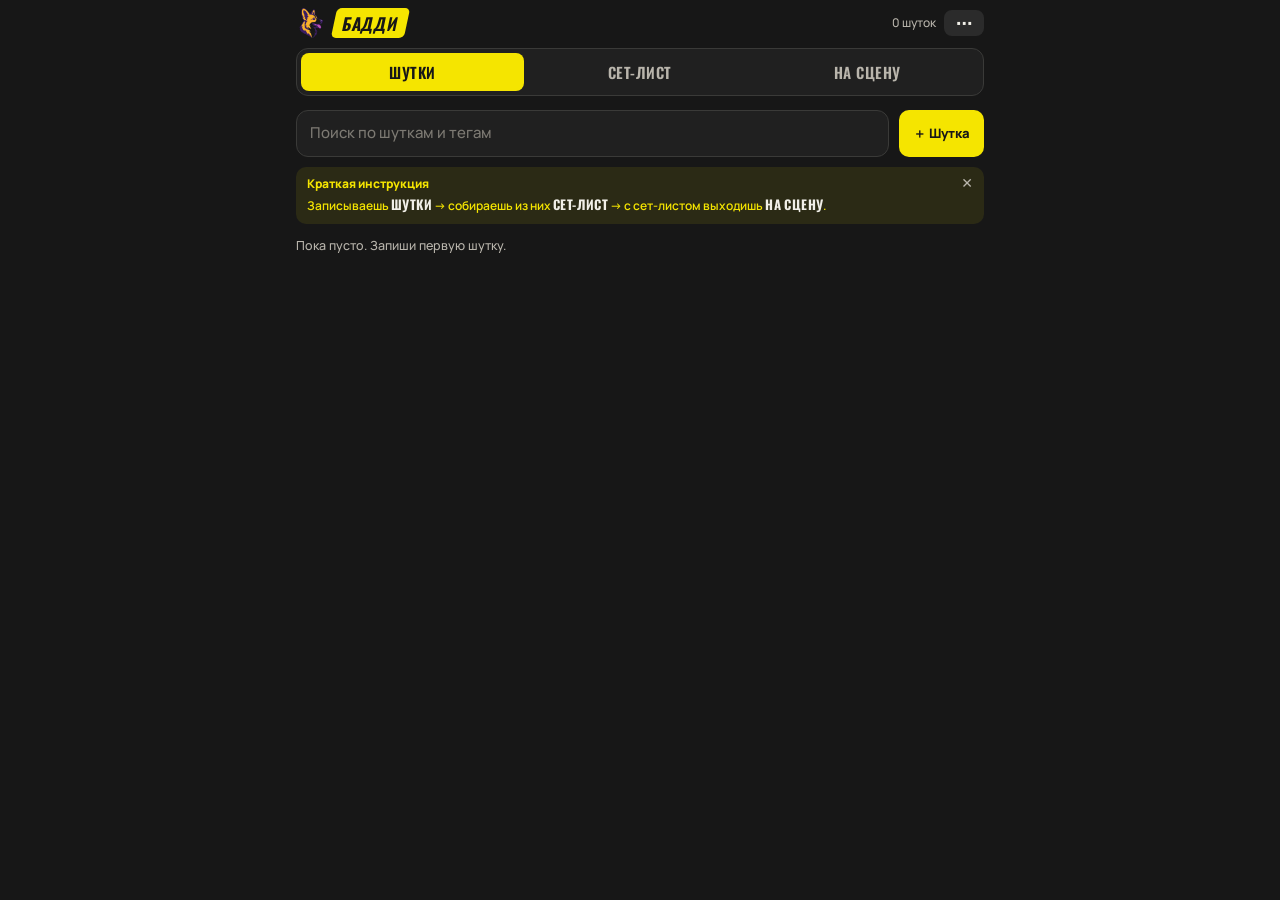
<file: index.html>
<!doctype html>
<html lang="ru">
<head>
<meta charset="utf-8">
<meta name="viewport" content="width=device-width,initial-scale=1,viewport-fit=cover">
<meta name="theme-color" content="#171717">
<link rel="manifest" href="manifest.json">
<link rel="icon" href="icons/favicon-64.png">
<link rel="apple-touch-icon" href="icons/apple-180.png">
<meta name="apple-mobile-web-app-capable" content="yes">
<meta name="apple-mobile-web-app-status-bar-style" content="black">
<meta name="apple-mobile-web-app-title" content="БАДДИ">
<meta name="mobile-web-app-capable" content="yes">
<link rel="stylesheet" href="style.css">
<title>БАДДИ</title>
</head>
<body>
<header id="top">
  <img src="icons/head-96.png" alt="">
  <span class="brand"><span>БАДДИ</span></span>
  <span id="who"></span>
  <button class="b g sm" id="menu" aria-label="Меню">⋯</button>
  <div id="panel" hidden></div>
</header>
<nav id="tabs">
  <button data-tab="jokes">Шутки</button>
  <button data-tab="sets">Сет-лист</button>
  <button data-tab="stage">На сцену</button>
</nav>
<main id="view"></main>
<input type="file" id="file" accept=".txt,.md,.text,text/plain" hidden>
<input type="file" id="bfile" accept=".json,application/json" hidden>
<script src="app.js"></script>
</body>
</html>
</file>
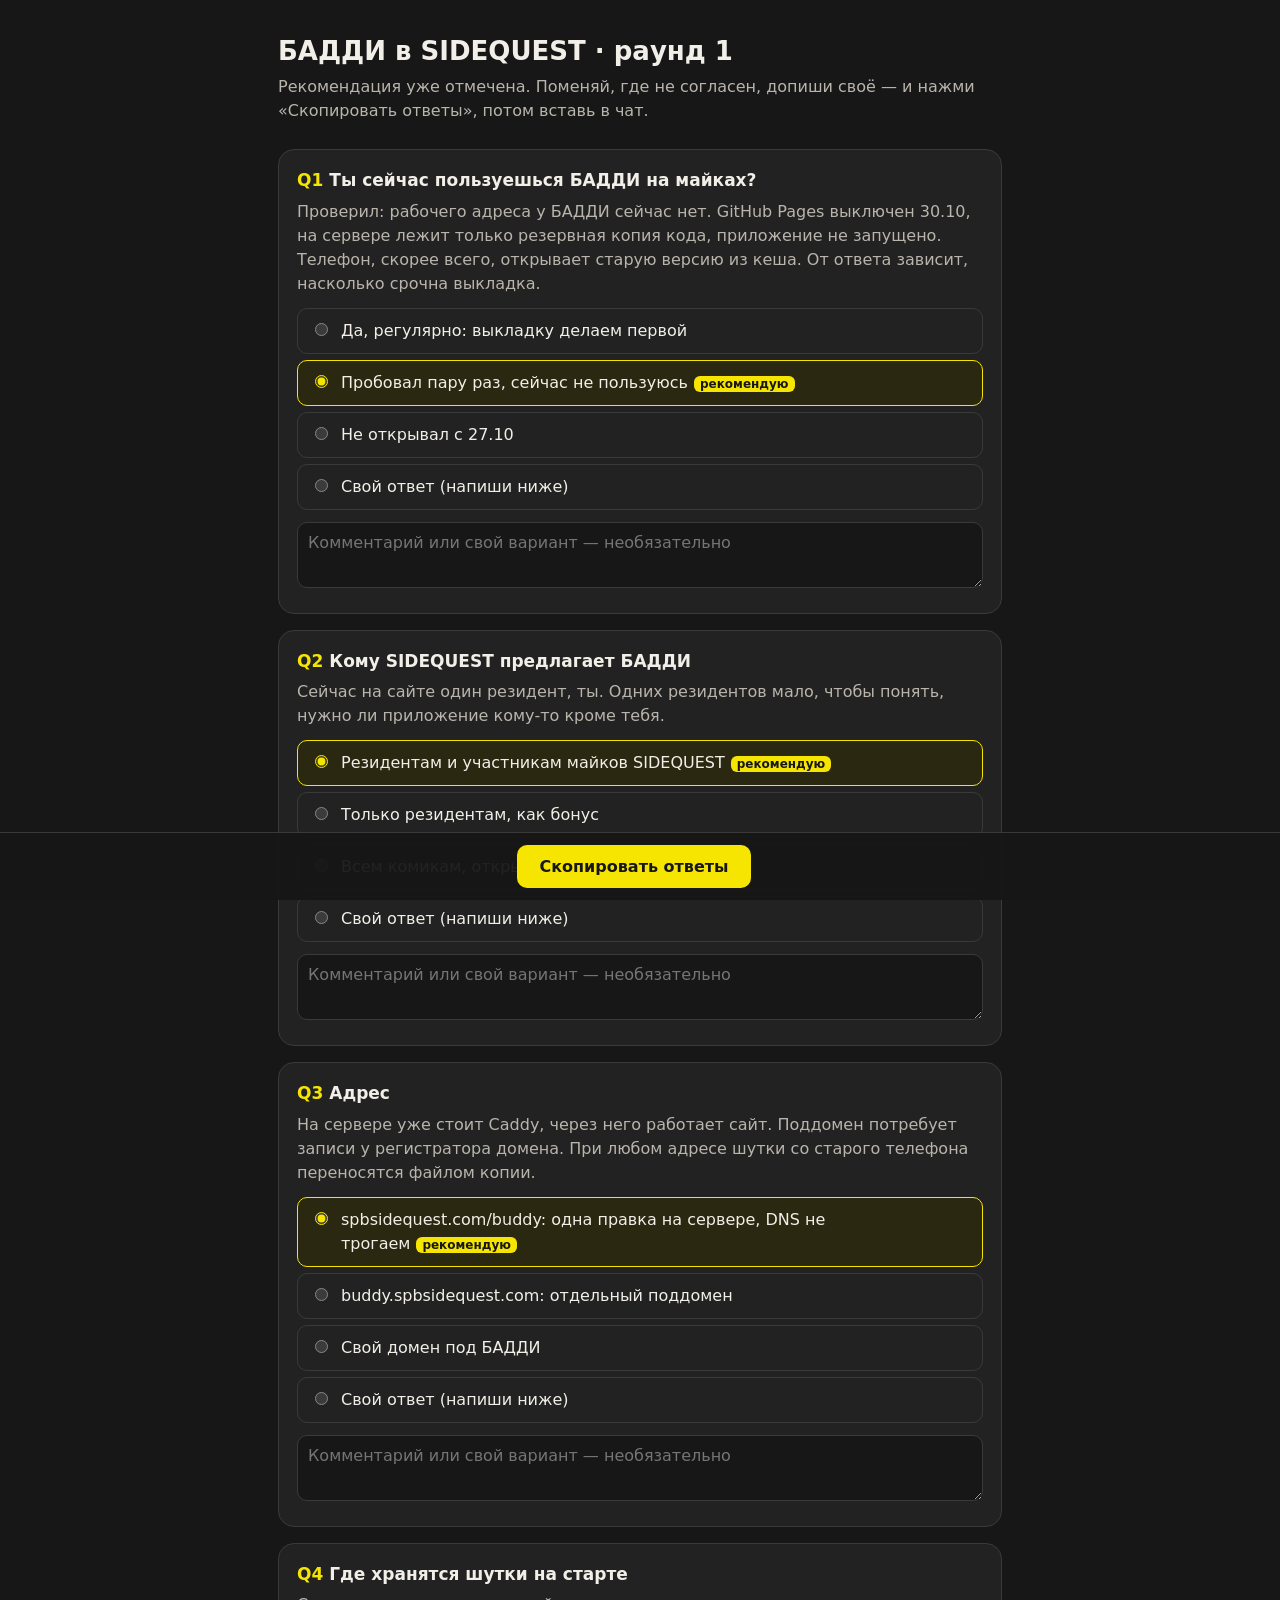
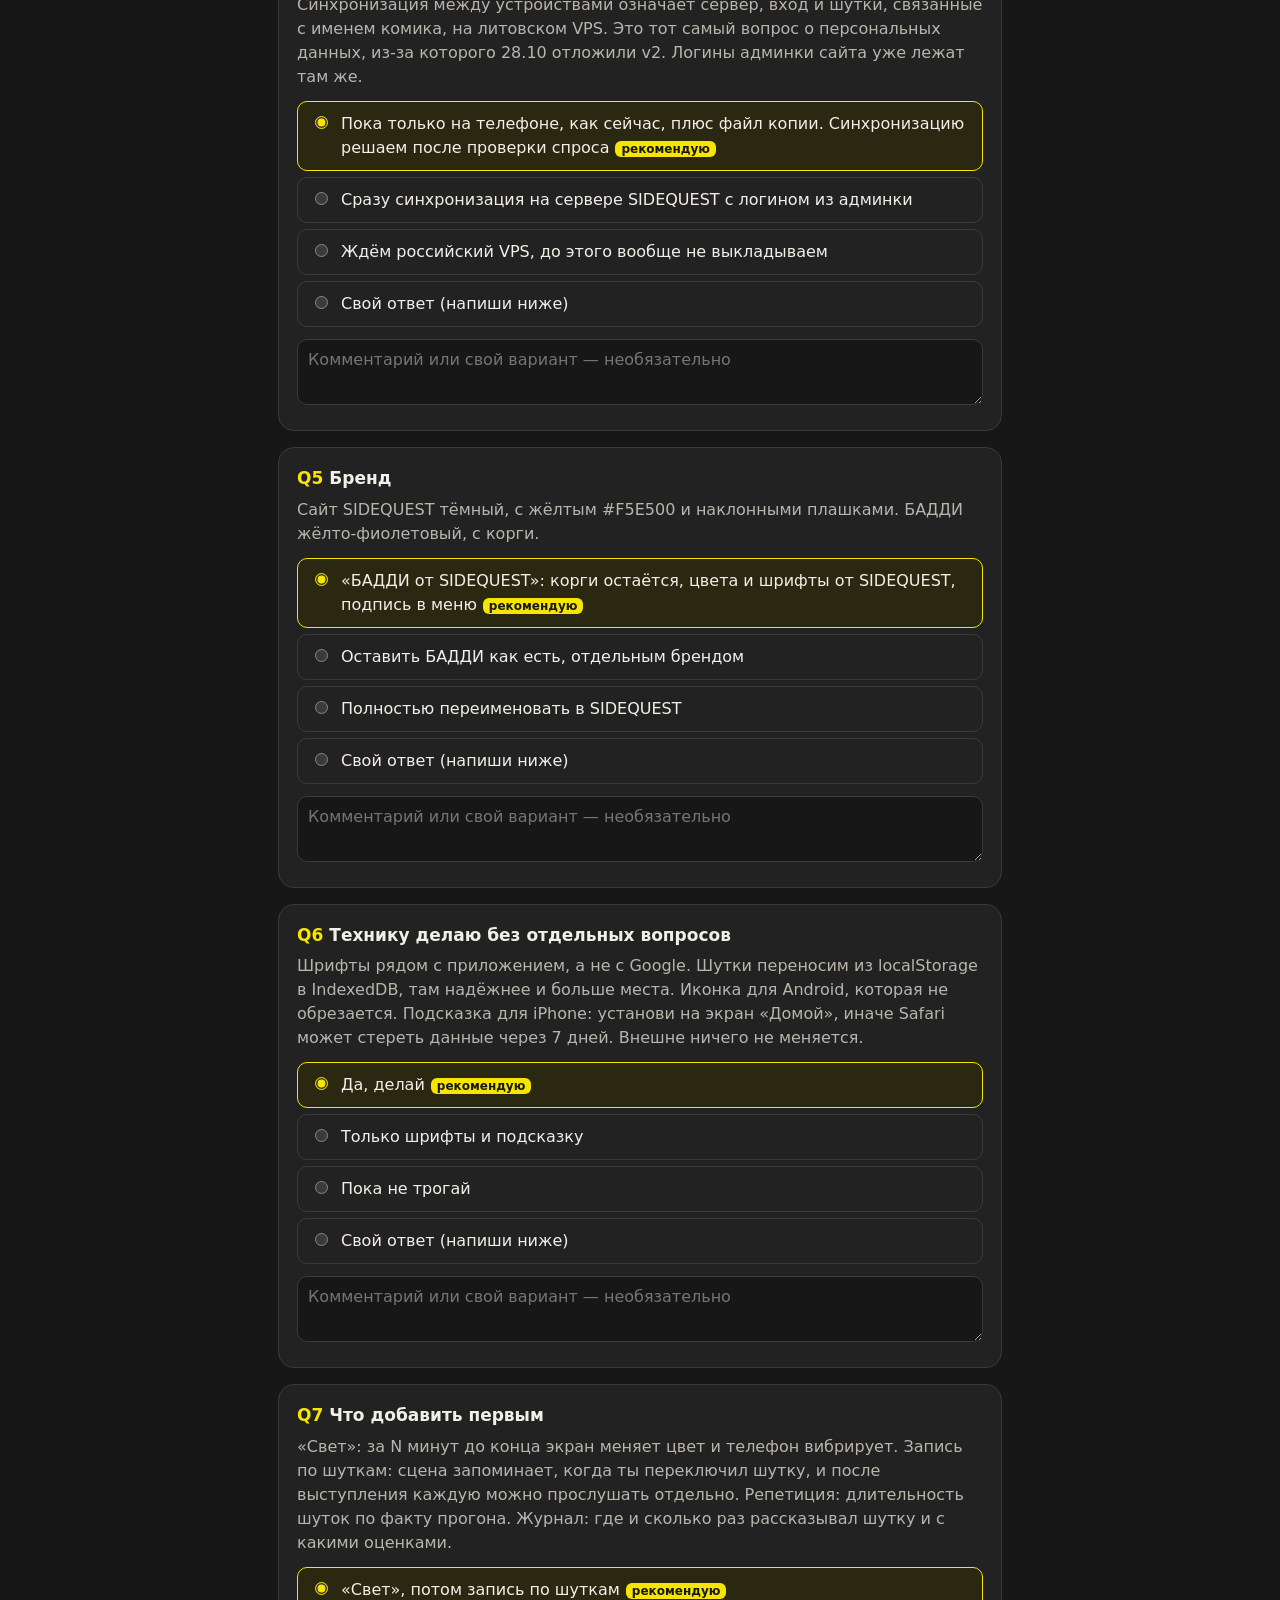
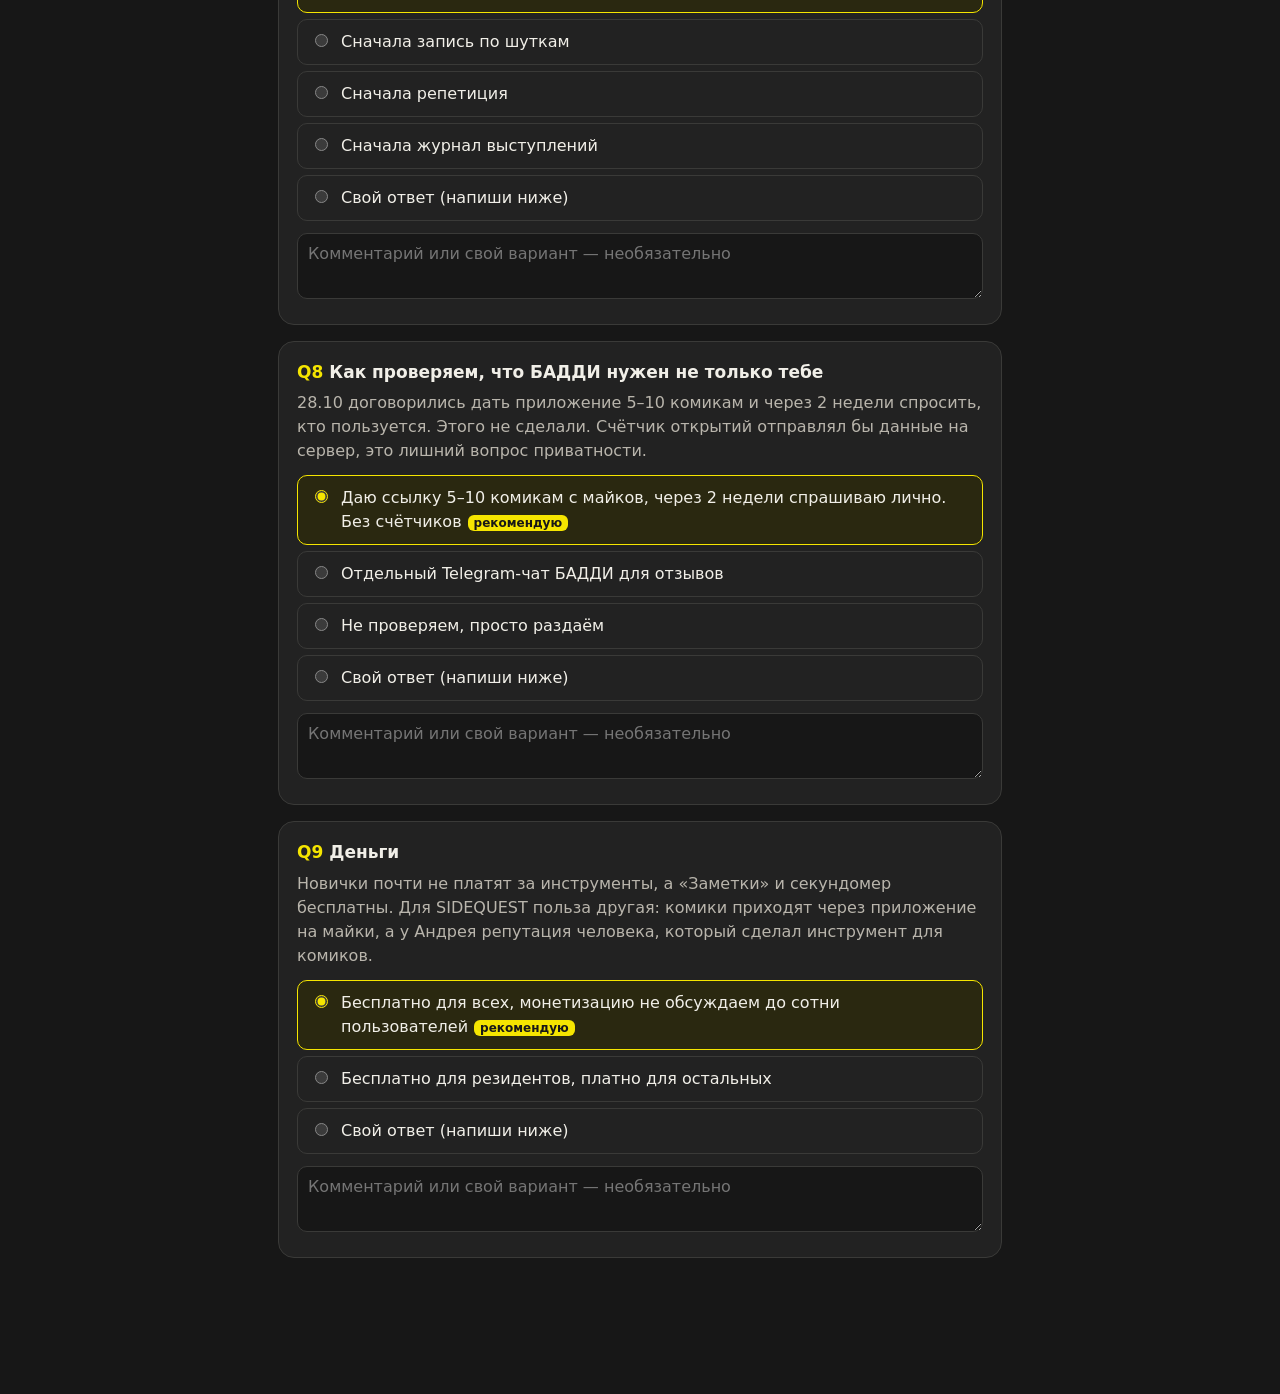
<file: grill/round-01.html>
<!doctype html>
<html lang="ru">
<head>
<meta charset="utf-8">
<meta name="viewport" content="width=device-width,initial-scale=1">
<title>БАДДИ в SIDEQUEST — опрос, раунд 1</title>
<style>
  :root { color-scheme: dark; --ink:#171717; --ink2:#222; --line:#3a3a38; --paper:#F1EFE8; --muted:#B9B5AC; --yellow:#F5E500; --purple:#A98BFF; }
  * { box-sizing: border-box; }
  body { margin: 0; background: var(--ink); color: var(--paper); font: 500 16px/1.5 system-ui, "Segoe UI", sans-serif; }
  main { max-width: 760px; margin: 0 auto; padding: 32px 18px 120px; }
  h1 { font-size: 26px; margin: 0 0 4px; } .sub { color: var(--muted); margin: 0 0 26px; }
  .q { background: var(--ink2); border: 1px solid var(--line); border-radius: 16px; padding: 18px; margin: 0 0 16px; }
  .q h2 { font-size: 17px; margin: 0 0 6px; } .q h2 b { color: var(--yellow); margin-right: 6px; }
  .q p { margin: 0 0 12px; color: var(--muted); }
  label.opt { display: flex; gap: 10px; align-items: flex-start; padding: 10px 12px; border: 1px solid var(--line); border-radius: 10px; margin: 6px 0; cursor: pointer; }
  label.opt:hover { border-color: var(--muted); }
  label.opt:has(input:checked) { border-color: var(--yellow); background: #2a2810; }
  label.opt input { margin-top: 4px; accent-color: var(--yellow); }
  .rec { font-size: 12px; font-weight: 700; color: var(--ink); background: var(--yellow); border-radius: 6px; padding: 1px 6px; margin-left: 6px; white-space: nowrap; }
  textarea { width: 100%; min-height: 44px; margin-top: 6px; background: var(--ink); color: var(--paper); border: 1px solid var(--line); border-radius: 10px; padding: 8px 10px; font: inherit; resize: vertical; }
  .bar { position: fixed; left: 0; right: 0; bottom: 0; background: rgb(23 23 23 / .95); border-top: 1px solid var(--line); padding: 12px 18px; display: flex; gap: 12px; justify-content: center; align-items: center; }
  button { background: var(--yellow); color: var(--ink); border: 0; border-radius: 10px; padding: 12px 22px; font: 700 16px system-ui; cursor: pointer; }
  #st { color: var(--muted); font-size: 14px; }
</style>
</head>
<body>
<main>
  <h1>БАДДИ в SIDEQUEST · раунд 1</h1>
  <p class="sub">Рекомендация уже отмечена. Поменяй, где не согласен, допиши своё — и нажми «Скопировать ответы», потом вставь в чат.</p>
  <form id="f"></form>
</main>
<div class="bar"><button type="button" id="copy">Скопировать ответы</button><span id="st"></span></div>
<script>
const Q = [
  { t: 'Ты сейчас пользуешься БАДДИ на майках?', p: 'Проверил: рабочего адреса у БАДДИ сейчас нет. GitHub Pages выключен 30.10, на сервере лежит только резервная копия кода, приложение не запущено. Телефон, скорее всего, открывает старую версию из кеша. От ответа зависит, насколько срочна выкладка.', o: [
    ['Да, регулярно: выкладку делаем первой'],
    ['Пробовал пару раз, сейчас не пользуюсь', true],
    ['Не открывал с 27.10'] ] },
  { t: 'Кому SIDEQUEST предлагает БАДДИ', p: 'Сейчас на сайте один резидент, ты. Одних резидентов мало, чтобы понять, нужно ли приложение кому-то кроме тебя.', o: [
    ['Резидентам и участникам майков SIDEQUEST', true],
    ['Только резидентам, как бонус'],
    ['Всем комикам, открытая ссылка с сайта'] ] },
  { t: 'Адрес', p: 'На сервере уже стоит Caddy, через него работает сайт. Поддомен потребует записи у регистратора домена. При любом адресе шутки со старого телефона переносятся файлом копии.', o: [
    ['spbsidequest.com/buddy: одна правка на сервере, DNS не трогаем', true],
    ['buddy.spbsidequest.com: отдельный поддомен'],
    ['Свой домен под БАДДИ'] ] },
  { t: 'Где хранятся шутки на старте', p: 'Синхронизация между устройствами означает сервер, вход и шутки, связанные с именем комика, на литовском VPS. Это тот самый вопрос о персональных данных, из-за которого 28.10 отложили v2. Логины админки сайта уже лежат там же.', o: [
    ['Пока только на телефоне, как сейчас, плюс файл копии. Синхронизацию решаем после проверки спроса', true],
    ['Сразу синхронизация на сервере SIDEQUEST с логином из админки'],
    ['Ждём российский VPS, до этого вообще не выкладываем'] ] },
  { t: 'Бренд', p: 'Сайт SIDEQUEST тёмный, с жёлтым #F5E500 и наклонными плашками. БАДДИ жёлто-фиолетовый, с корги.', o: [
    ['«БАДДИ от SIDEQUEST»: корги остаётся, цвета и шрифты от SIDEQUEST, подпись в меню', true],
    ['Оставить БАДДИ как есть, отдельным брендом'],
    ['Полностью переименовать в SIDEQUEST'] ] },
  { t: 'Технику делаю без отдельных вопросов', p: 'Шрифты рядом с приложением, а не с Google. Шутки переносим из localStorage в IndexedDB, там надёжнее и больше места. Иконка для Android, которая не обрезается. Подсказка для iPhone: установи на экран «Домой», иначе Safari может стереть данные через 7 дней. Внешне ничего не меняется.', o: [
    ['Да, делай', true],
    ['Только шрифты и подсказку'],
    ['Пока не трогай'] ] },
  { t: 'Что добавить первым', p: '«Свет»: за N минут до конца экран меняет цвет и телефон вибрирует. Запись по шуткам: сцена запоминает, когда ты переключил шутку, и после выступления каждую можно прослушать отдельно. Репетиция: длительность шуток по факту прогона. Журнал: где и сколько раз рассказывал шутку и с какими оценками.', o: [
    ['«Свет», потом запись по шуткам', true],
    ['Сначала запись по шуткам'],
    ['Сначала репетиция'],
    ['Сначала журнал выступлений'] ] },
  { t: 'Как проверяем, что БАДДИ нужен не только тебе', p: '28.10 договорились дать приложение 5–10 комикам и через 2 недели спросить, кто пользуется. Этого не сделали. Счётчик открытий отправлял бы данные на сервер, это лишний вопрос приватности.', o: [
    ['Даю ссылку 5–10 комикам с майков, через 2 недели спрашиваю лично. Без счётчиков', true],
    ['Отдельный Telegram-чат БАДДИ для отзывов'],
    ['Не проверяем, просто раздаём'] ] },
  { t: 'Деньги', p: 'Новички почти не платят за инструменты, а «Заметки» и секундомер бесплатны. Для SIDEQUEST польза другая: комики приходят через приложение на майки, а у Андрея репутация человека, который сделал инструмент для комиков.', o: [
    ['Бесплатно для всех, монетизацию не обсуждаем до сотни пользователей', true],
    ['Бесплатно для резидентов, платно для остальных'] ] }
];
const f = document.getElementById('f');
Q.forEach((q, i) => {
  const n = i + 1, box = document.createElement('section'); box.className = 'q';
  box.innerHTML = `<h2><b>Q${n}</b>${q.t}</h2><p>${q.p}</p>` +
    q.o.map(([txt, rec], j) => `<label class="opt"><input type="radio" name="q${n}" value="${j}" ${rec ? 'checked' : ''}><span>${txt}${rec ? '<span class="rec">рекомендую</span>' : ''}</span></label>`).join('') +
    `<label class="opt"><input type="radio" name="q${n}" value="own"><span>Свой ответ (напиши ниже)</span></label><textarea name="c${n}" placeholder="Комментарий или свой вариант — необязательно"></textarea>`;
  f.appendChild(box);
});
f.addEventListener('input', e => { if (e.target.tagName === 'TEXTAREA' && e.target.value.trim()) { const r = f.querySelector(`[name=q${e.target.name.slice(1)}][value=own]`); if (!f.querySelector(`[name=q${e.target.name.slice(1)}]:checked`)) r.checked = true; } });
document.getElementById('copy').addEventListener('click', async () => {
  const lines = Q.map((q, i) => {
    const n = i + 1, v = f.querySelector(`[name=q${n}]:checked`)?.value, c = f.elements['c' + n].value.trim();
    const ans = v == null ? '—' : v === 'own' ? 'свой ответ' : (q.o[v][1] ? 'да' : q.o[v][0]);
    return `Q${n} — ${ans}${c ? ' · ' + c : ''}`;
  });
  const text = 'БАДДИ, раунд 1\n' + lines.join('\n');
  let ok = false;
  try { await navigator.clipboard.writeText(text); ok = true; } catch {}
  if (!ok) { const t = document.createElement('textarea'); t.value = text; document.body.appendChild(t); t.select(); ok = document.execCommand('copy'); t.remove(); }
  document.getElementById('st').textContent = ok ? 'Скопировано — вставь в чат' : 'Не удалось скопировать, выдели текст вручную';
});
</script>
</body>
</html>
</file>
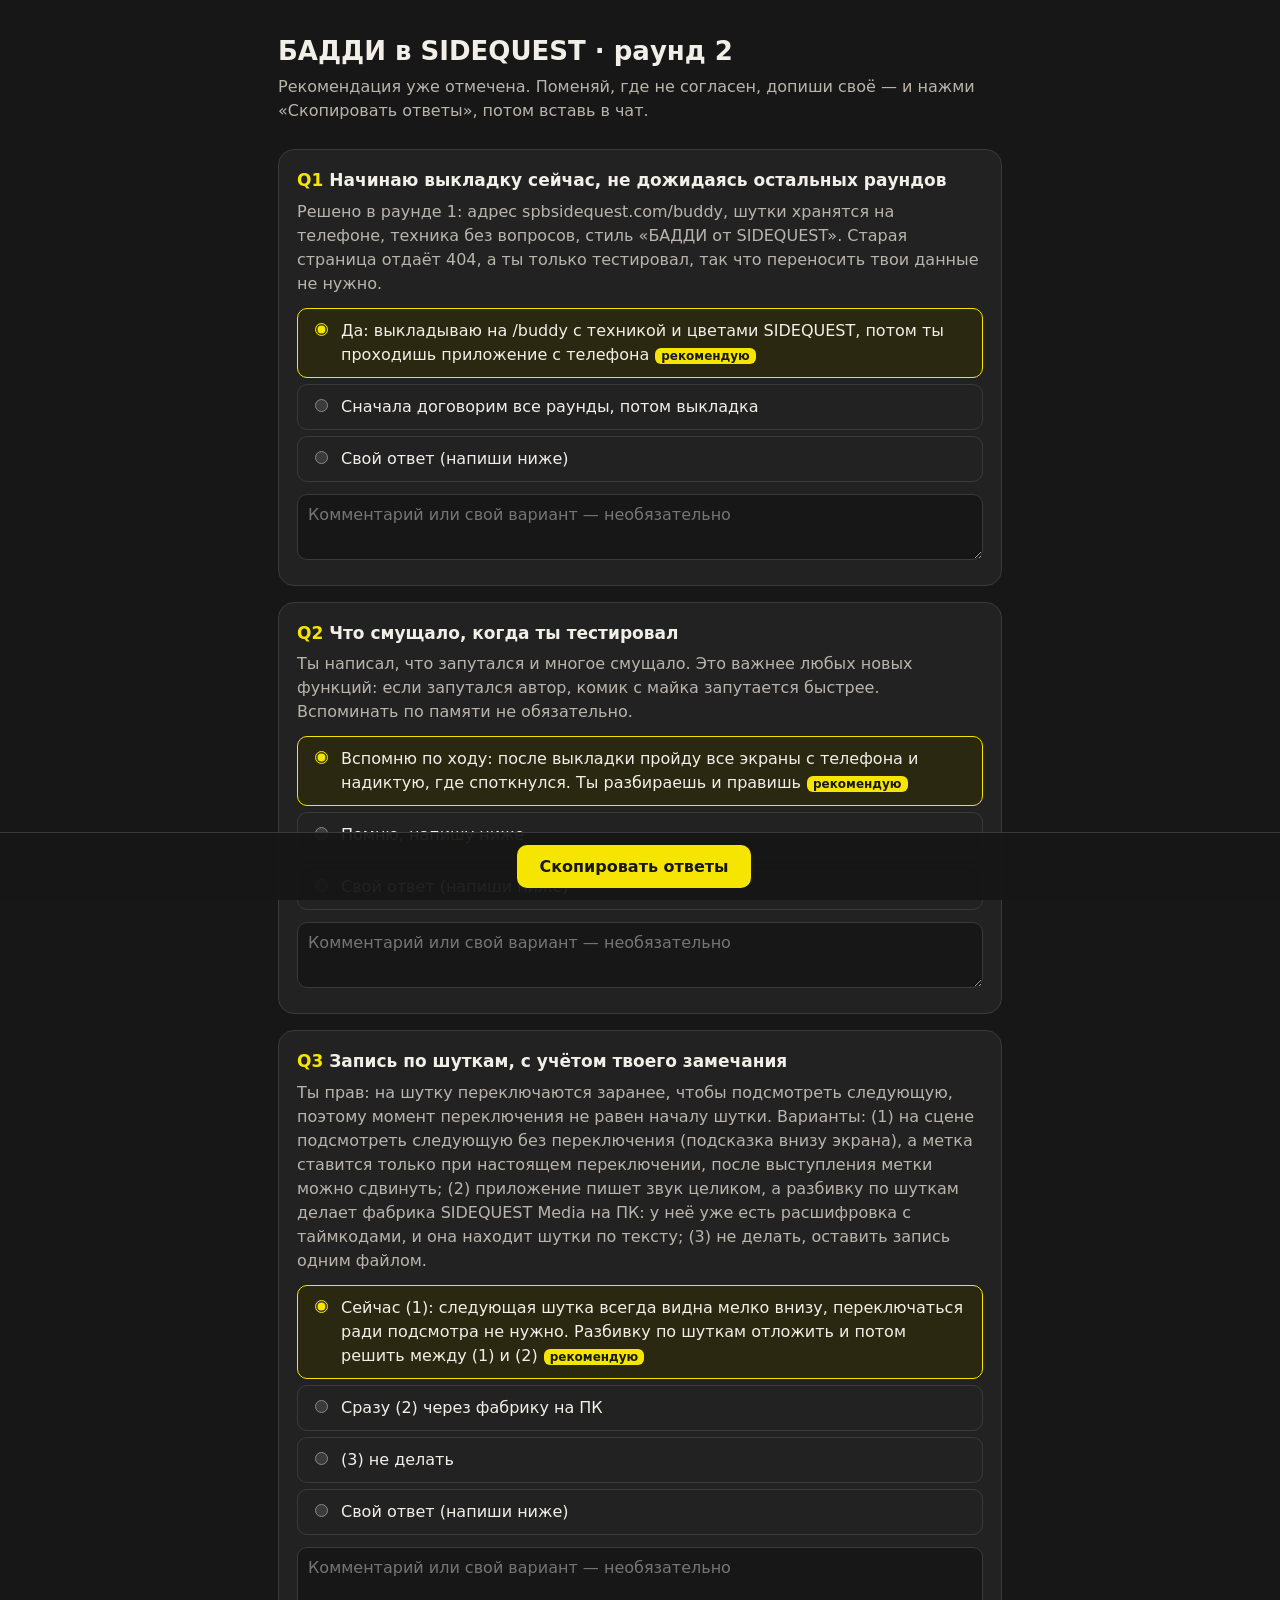
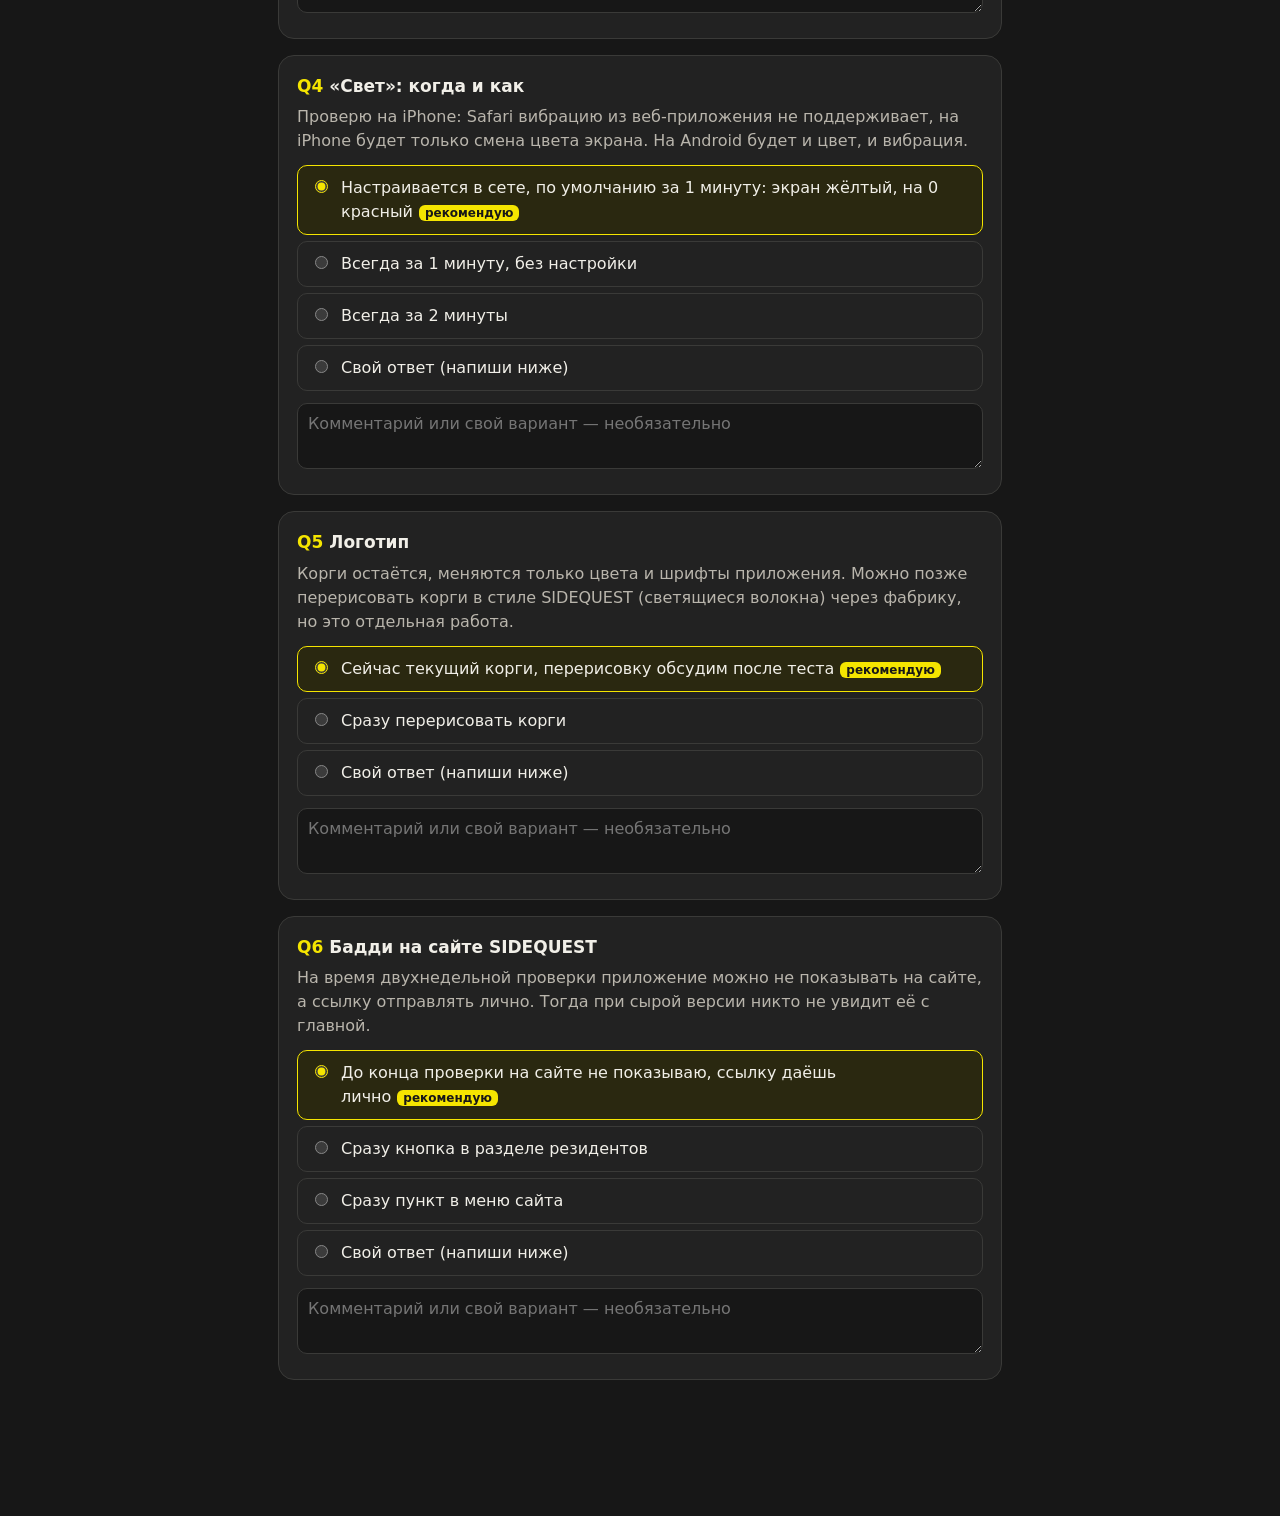
<file: grill/round-02.html>
<!doctype html>
<html lang="ru">
<head>
<meta charset="utf-8">
<meta name="viewport" content="width=device-width,initial-scale=1">
<title>БАДДИ в SIDEQUEST — опрос, раунд 2</title>
<style>
  :root { color-scheme: dark; --ink:#171717; --ink2:#222; --line:#3a3a38; --paper:#F1EFE8; --muted:#B9B5AC; --yellow:#F5E500; --purple:#A98BFF; }
  * { box-sizing: border-box; }
  body { margin: 0; background: var(--ink); color: var(--paper); font: 500 16px/1.5 system-ui, "Segoe UI", sans-serif; }
  main { max-width: 760px; margin: 0 auto; padding: 32px 18px 120px; }
  h1 { font-size: 26px; margin: 0 0 4px; } .sub { color: var(--muted); margin: 0 0 26px; }
  .q { background: var(--ink2); border: 1px solid var(--line); border-radius: 16px; padding: 18px; margin: 0 0 16px; }
  .q h2 { font-size: 17px; margin: 0 0 6px; } .q h2 b { color: var(--yellow); margin-right: 6px; }
  .q p { margin: 0 0 12px; color: var(--muted); }
  label.opt { display: flex; gap: 10px; align-items: flex-start; padding: 10px 12px; border: 1px solid var(--line); border-radius: 10px; margin: 6px 0; cursor: pointer; }
  label.opt:hover { border-color: var(--muted); }
  label.opt:has(input:checked) { border-color: var(--yellow); background: #2a2810; }
  label.opt input { margin-top: 4px; accent-color: var(--yellow); }
  .rec { font-size: 12px; font-weight: 700; color: var(--ink); background: var(--yellow); border-radius: 6px; padding: 1px 6px; margin-left: 6px; white-space: nowrap; }
  textarea { width: 100%; min-height: 44px; margin-top: 6px; background: var(--ink); color: var(--paper); border: 1px solid var(--line); border-radius: 10px; padding: 8px 10px; font: inherit; resize: vertical; }
  .bar { position: fixed; left: 0; right: 0; bottom: 0; background: rgb(23 23 23 / .95); border-top: 1px solid var(--line); padding: 12px 18px; display: flex; gap: 12px; justify-content: center; align-items: center; }
  button { background: var(--yellow); color: var(--ink); border: 0; border-radius: 10px; padding: 12px 22px; font: 700 16px system-ui; cursor: pointer; }
  #st { color: var(--muted); font-size: 14px; }
</style>
</head>
<body>
<main>
  <h1>БАДДИ в SIDEQUEST · раунд 2</h1>
  <p class="sub">Рекомендация уже отмечена. Поменяй, где не согласен, допиши своё — и нажми «Скопировать ответы», потом вставь в чат.</p>
  <form id="f"></form>
</main>
<div class="bar"><button type="button" id="copy">Скопировать ответы</button><span id="st"></span></div>
<script>
const Q = [
  { t: 'Начинаю выкладку сейчас, не дожидаясь остальных раундов', p: 'Решено в раунде 1: адрес spbsidequest.com/buddy, шутки хранятся на телефоне, техника без вопросов, стиль «БАДДИ от SIDEQUEST». Старая страница отдаёт 404, а ты только тестировал, так что переносить твои данные не нужно.', o: [
    ['Да: выкладываю на /buddy с техникой и цветами SIDEQUEST, потом ты проходишь приложение с телефона', true],
    ['Сначала договорим все раунды, потом выкладка'] ] },
  { t: 'Что смущало, когда ты тестировал', p: 'Ты написал, что запутался и многое смущало. Это важнее любых новых функций: если запутался автор, комик с майка запутается быстрее. Вспоминать по памяти не обязательно.', o: [
    ['Вспомню по ходу: после выкладки пройду все экраны с телефона и надиктую, где споткнулся. Ты разбираешь и правишь', true],
    ['Помню, напишу ниже'] ] },
  { t: 'Запись по шуткам, с учётом твоего замечания', p: 'Ты прав: на шутку переключаются заранее, чтобы подсмотреть следующую, поэтому момент переключения не равен началу шутки. Варианты: (1) на сцене подсмотреть следующую без переключения (подсказка внизу экрана), а метка ставится только при настоящем переключении, после выступления метки можно сдвинуть; (2) приложение пишет звук целиком, а разбивку по шуткам делает фабрика SIDEQUEST Media на ПК: у неё уже есть расшифровка с таймкодами, и она находит шутки по тексту; (3) не делать, оставить запись одним файлом.', o: [
    ['Сейчас (1): следующая шутка всегда видна мелко внизу, переключаться ради подсмотра не нужно. Разбивку по шуткам отложить и потом решить между (1) и (2)', true],
    ['Сразу (2) через фабрику на ПК'],
    ['(3) не делать'] ] },
  { t: '«Свет»: когда и как', p: 'Проверю на iPhone: Safari вибрацию из веб-приложения не поддерживает, на iPhone будет только смена цвета экрана. На Android будет и цвет, и вибрация.', o: [
    ['Настраивается в сете, по умолчанию за 1 минуту: экран жёлтый, на 0 красный', true],
    ['Всегда за 1 минуту, без настройки'],
    ['Всегда за 2 минуты'] ] },
  { t: 'Логотип', p: 'Корги остаётся, меняются только цвета и шрифты приложения. Можно позже перерисовать корги в стиле SIDEQUEST (светящиеся волокна) через фабрику, но это отдельная работа.', o: [
    ['Сейчас текущий корги, перерисовку обсудим после теста', true],
    ['Сразу перерисовать корги'] ] },
  { t: 'Бадди на сайте SIDEQUEST', p: 'На время двухнедельной проверки приложение можно не показывать на сайте, а ссылку отправлять лично. Тогда при сырой версии никто не увидит её с главной.', o: [
    ['До конца проверки на сайте не показываю, ссылку даёшь лично', true],
    ['Сразу кнопка в разделе резидентов'],
    ['Сразу пункт в меню сайта'] ] }
];
const f = document.getElementById('f');
Q.forEach((q, i) => {
  const n = i + 1, box = document.createElement('section'); box.className = 'q';
  box.innerHTML = `<h2><b>Q${n}</b>${q.t}</h2><p>${q.p}</p>` +
    q.o.map(([txt, rec], j) => `<label class="opt"><input type="radio" name="q${n}" value="${j}" ${rec ? 'checked' : ''}><span>${txt}${rec ? '<span class="rec">рекомендую</span>' : ''}</span></label>`).join('') +
    `<label class="opt"><input type="radio" name="q${n}" value="own"><span>Свой ответ (напиши ниже)</span></label><textarea name="c${n}" placeholder="Комментарий или свой вариант — необязательно"></textarea>`;
  f.appendChild(box);
});
f.addEventListener('input', e => { if (e.target.tagName === 'TEXTAREA' && e.target.value.trim()) { const r = f.querySelector(`[name=q${e.target.name.slice(1)}][value=own]`); if (!f.querySelector(`[name=q${e.target.name.slice(1)}]:checked`)) r.checked = true; } });
document.getElementById('copy').addEventListener('click', async () => {
  const lines = Q.map((q, i) => {
    const n = i + 1, v = f.querySelector(`[name=q${n}]:checked`)?.value, c = f.elements['c' + n].value.trim();
    const ans = v == null ? '—' : v === 'own' ? 'свой ответ' : (q.o[v][1] ? 'да' : q.o[v][0]);
    return `Q${n} — ${ans}${c ? ' · ' + c : ''}`;
  });
  const text = 'БАДДИ, раунд 2\n' + lines.join('\n');
  let ok = false;
  try { await navigator.clipboard.writeText(text); ok = true; } catch {}
  if (!ok) { const t = document.createElement('textarea'); t.value = text; document.body.appendChild(t); t.select(); ok = document.execCommand('copy'); t.remove(); }
  document.getElementById('st').textContent = ok ? 'Скопировано — вставь в чат' : 'Не удалось скопировать, выдели текст вручную';
});
</script>
</body>
</html>
</file>
<file: style.css>
/* БАДДИ от SIDEQUEST — цвета и шрифты из ark/site/DESIGN.md (2026-11-06) */
@font-face{font-family:Oswald;src:url("fonts/Oswald.ttf") format("truetype");font-weight:200 700;font-display:swap}
@font-face{font-family:Manrope;src:url("fonts/Manrope.ttf") format("truetype");font-weight:200 800;font-display:swap}
:root{
  --bg:#171717;--surface:#202020;--surface2:#2b2b2b;--line:#3a3a38;
  --y:#F5E500;--y-ink:#171717;--violet:#7546D8;--violet-lit:#A98BFF;--text:#F1EFE8;--muted:#B9B5AC;--dim:#7d7a73;
  --tag-bg:rgba(117,70,216,.22);--tag:#A98BFF;--green:#4cd964;--danger:#ff5a5f;--r:16px;
  --head:Oswald,"Arial Narrow",sans-serif;--body:Manrope,system-ui,sans-serif
}
*{box-sizing:border-box;-webkit-tap-highlight-color:transparent}
body{margin:0;color:var(--text);font:500 15px/1.5 var(--body);display:flex;flex-direction:column;height:100dvh;background:var(--bg);transition:background .25s}
header,nav,main{width:100%;max-width:720px;margin:0 auto}
header{position:relative;display:flex;align-items:center;gap:8px;padding:8px 16px 2px;padding-top:max(8px,env(safe-area-inset-top))}
header img{width:30px;height:30px;object-fit:contain}
.brand{flex:1;line-height:1}
.brand span{display:inline-block;background:var(--y);color:var(--y-ink);font:700 17px var(--head);letter-spacing:.6px;text-transform:uppercase;padding:3px 9px 2px;border-radius:5px;transform:skewX(-12deg)}
#who{font-size:12px;color:var(--muted);white-space:nowrap}
#menu{font-size:16px;line-height:1;padding:5px 12px}
#panel{position:absolute;top:100%;right:16px;z-index:5;width:min(300px,calc(100% - 32px));background:var(--surface2);border:1px solid var(--line);
  border-radius:var(--r);padding:12px;box-shadow:0 10px 30px rgba(0,0,0,.55)}
#panel[hidden]{display:none}
#panel small{display:block;margin-bottom:10px;font-size:12px}
#panel small.stale{color:var(--y);font-weight:700}
#panel .b{width:100%;margin:0 0 8px;justify-content:flex-start;background:var(--surface)}
#panel .by{margin:4px 0 0;text-align:center;color:var(--dim)}
#panel .by a{color:var(--muted)}
nav{display:flex;gap:4px;padding:4px;margin:8px auto 0;width:calc(100% - 32px);max-width:688px;background:var(--surface);border:1px solid var(--line);border-radius:12px}
nav button{flex:1;padding:8px 4px;background:none;border:0;border-radius:8px;color:var(--muted);font:600 15px var(--head);text-transform:uppercase;letter-spacing:.5px;cursor:pointer;transition:background .15s,color .15s}
nav button.on{color:var(--y-ink);background:var(--y)}
nav button:focus-visible,button:focus-visible{outline:2px solid var(--violet-lit);outline-offset:2px}
main{flex:1;overflow:auto;padding:14px 16px calc(24px + env(safe-area-inset-bottom))}
h2{margin:2px 0 12px;font:700 22px/1.15 var(--head);text-transform:uppercase;letter-spacing:.4px}
h2 em{font-style:normal;color:var(--y)}
input,textarea,select{width:100%;background:var(--surface);border:1px solid var(--line);color:var(--text);padding:11px 13px;border-radius:12px;font:inherit;margin-bottom:10px;transition:border-color .15s,box-shadow .15s}
input::placeholder,textarea::placeholder{color:var(--dim)}
input:focus,textarea:focus,select:focus{outline:0;border-color:var(--violet-lit);box-shadow:0 0 0 3px rgba(169,139,255,.22)}
input[type=checkbox]{width:auto;margin:0 8px 0 0;accent-color:var(--y)}
textarea{min-height:30vh;resize:vertical}
.lab{display:block;margin:0 0 4px;font-size:12px;color:var(--muted)}
button.b,a.b{display:inline-flex;align-items:center;justify-content:center;gap:6px;background:var(--y);color:var(--y-ink);border:0;border-radius:10px;padding:10px 14px;font:800 13px var(--body);margin:0 8px 10px 0;
  cursor:pointer;text-decoration:none;transition:transform .1s,filter .15s}
button.b:hover,a.b:hover{filter:brightness(1.08)}
button.b:active,a.b:active{transform:scale(.97)}
button.g,a.g{background:var(--surface2);color:var(--text)}
button.v,a.v{background:var(--violet);color:#fff}
button.r{background:rgba(255,90,95,.14);color:var(--danger)}
button.sm{padding:6px 12px;margin:0;font-size:12px;border-radius:8px}
button.ic{padding:7px 10px;margin:0;font-size:14px;background:transparent;color:var(--muted);border-radius:8px}
button.ic:hover{background:var(--surface2);color:var(--text)}
button.del{display:block;margin:22px auto 0;background:none;color:var(--danger);font-weight:600;opacity:.8}
.topbar{display:flex;align-items:center;justify-content:space-between;gap:8px;margin-bottom:12px}
.topbar b{font:700 16px var(--head);text-transform:uppercase;letter-spacing:.4px}
.wide{width:100%;margin-right:0;padding:15px;font:700 18px var(--head)!important;text-transform:uppercase;letter-spacing:.6px;border-radius:12px}
.card{background:var(--surface);border:1px solid var(--line);border-radius:var(--r);padding:14px;margin-bottom:10px}
.card small,small{color:var(--muted)}
.card[data-id]{cursor:pointer;transition:border-color .15s}
.card[data-id]:hover{border-color:var(--muted)}
.jc>div:first-child{min-width:0}
.jc h3{margin:0 0 4px;font:700 18px/1.2 var(--head);text-transform:uppercase;letter-spacing:.3px;overflow-wrap:anywhere}
.jc p{margin:0 0 7px;color:var(--muted);font-size:13px;display:-webkit-box;-webkit-line-clamp:2;-webkit-box-orient:vertical;overflow:hidden}
.meta{font-size:12px;color:var(--y);display:flex;gap:6px;flex-wrap:wrap;align-items:center}
.tag{background:var(--tag-bg);color:var(--tag);padding:2px 9px;border-radius:99px;font-size:12px}
.bar{display:flex;gap:10px;margin-bottom:10px}
.bar input{margin:0;flex:1}
.bar .b{margin:0;white-space:nowrap}
.note{display:flex;gap:10px;align-items:flex-start;width:100%;margin:0 0 10px;padding:9px 11px;background:rgba(245,229,0,.09);color:var(--y);border:0;border-radius:10px;font:600 12px/1.4 var(--body);text-align:left;cursor:pointer}
.note span{flex:1}
.note b{color:var(--muted);font-size:14px;line-height:1}
.stat{display:flex;align-items:center;justify-content:space-between;gap:12px}
.stat small{display:block}
.stat b{font:700 26px var(--head);color:var(--y)}
.stat input{width:72px;margin:0;text-align:center}
.srow{display:flex;align-items:center;gap:8px;padding:12px}
.srow .n{font:700 22px var(--head);color:var(--y);min-width:18px}
.srow .tt{flex:1;min-width:0;display:flex;flex-direction:column;gap:2px}
.srow .t{font:700 17px/1.2 var(--head);text-transform:uppercase;letter-spacing:.3px;overflow-wrap:anywhere;cursor:pointer}
.srow .m{font-size:12px;color:var(--y);white-space:nowrap}
.srow button.ic{width:36px;height:36px;padding:0;font-size:17px;background:var(--surface2);color:var(--text)}
.srow button.ic[data-rm]{background:rgba(255,90,95,.14);color:var(--danger)}
/* сцена */
.stage{text-align:center}
.time{font:700 clamp(60px,20vw,110px)/1 var(--head);font-variant-numeric:tabular-nums;color:var(--green);letter-spacing:-1px}
.time.warn{color:var(--y)}.time.over{color:var(--danger)}
.ctrl{display:flex;gap:10px;margin:14px 0 10px}
.ctrl .b{flex:1;margin:0;padding:15px;font-size:22px}
.hint{display:block;margin:6px 0 10px;font-size:12px}
.setlist{text-align:left}
.si{padding:5px 8px;cursor:pointer;border-radius:10px}
.si h3{margin:0;font:600 17px/1.2 var(--head);text-transform:uppercase;letter-spacing:.3px;overflow-wrap:anywhere}
.si.done h3{color:#5e5c57}
.si.cur{background:var(--surface);border:2px solid var(--y);padding:8px 10px;margin:3px 0}
.si.cur h3{font-size:21px;font-weight:700}
.si.cur h3{color:var(--y)}
.si.peek{background:var(--surface)}
.si .txt{white-space:pre-wrap;font-size:17px;line-height:1.5;margin-top:10px;color:var(--text)}
/* «свет»: за N минут до конца весь экран жёлтый, на нуле — красный */
body.light-warn,body.light-over{transition:background .25s}
body.light-warn{background:var(--y)}
body.light-over{background:#d7262c}
body.light-warn header,body.light-warn nav,body.light-over header,body.light-over nav{opacity:.35}
body.light-warn .stage,body.light-warn .stage small{color:var(--y-ink)}
body.light-warn .time{color:var(--y-ink)}
body.light-over .stage,body.light-over .stage small,body.light-over .time{color:#fff}
body.light-warn .si.done h3,body.light-over .si.done h3{opacity:.5;color:inherit}
body.light-warn .si.cur,body.light-over .si.cur{background:rgba(0,0,0,.82);border-color:#000}
body.light-warn .si.cur h3{color:var(--y)}
body.light-over .si.cur h3{color:#fff}
body.light-warn .si.peek,body.light-over .si.peek{background:rgba(0,0,0,.12)}
body.light-warn .si.cur .txt,body.light-over .si.cur .txt{color:var(--text)}
body.light-warn .ctrl .b.g,body.light-over .ctrl .b.g{background:rgba(0,0,0,.18);color:inherit}
/* итог и оценки */
.rrow{display:flex;align-items:center;gap:10px;padding:10px 12px;text-align:left}
.rrow .t{flex:1;min-width:0;font:700 16px/1.2 var(--head);text-transform:uppercase;overflow-wrap:anywhere}
.rate{display:flex;gap:4px}
.rate .b{width:40px;height:40px;padding:0;font:600 20px var(--body);background:var(--surface2);color:var(--muted)}
.rate .b[data-r="1"]{color:var(--danger)}
.rate .b[data-r="2"]{color:var(--y)}
.rate .b[data-r="3"]{color:var(--green)}
.rate .b.on[data-r="1"]{background:var(--danger);color:#2a0608}
.rate .b.on[data-r="2"]{background:var(--y);color:var(--y-ink)}
.rate .b.on[data-r="3"]{background:var(--green);color:#06210a}
audio{width:100%;margin:8px 0 10px;border-radius:12px}
details{margin-bottom:10px}
summary{cursor:pointer;color:var(--muted);font-size:13px;margin-bottom:8px}
.imp{display:flex;gap:8px;align-items:flex-start}
.imp>div{flex:1;white-space:pre-wrap;font-size:14px}
.rt{display:inline-flex;align-items:center;justify-content:center;min-width:18px;height:18px;border-radius:6px;font:700 13px var(--body);line-height:1}
.rt.r1{background:rgba(255,90,95,.18);color:var(--danger)}
.rt.r2{background:rgba(245,229,0,.16);color:var(--y)}
.rt.r3{background:var(--green);color:#06210a}
.rn{display:block;margin-top:6px}
.two{display:flex;gap:10px}.two>div{flex:1}
.two small{white-space:nowrap}
body.light-warn .si.peek h3,body.light-warn .si.peek .txt{color:var(--y-ink)}
body.light-over .si.peek h3,body.light-over .si.peek .txt{color:#fff}
body.light-warn .ctrl .b:not(.g){background:var(--y-ink);color:var(--y)}
body.light-over .ctrl .b:not(.g){background:#fff;color:#d7262c}
body.light-warn #stop{background:rgba(0,0,0,.82);color:#ff7a7e}
body.light-over #stop{background:rgba(0,0,0,.35);color:#fff}

.stage #stop{margin-top:14px}
.note.how span b{color:var(--text);font:700 13px var(--head);letter-spacing:.4px}
.note.how span i{display:block;font-style:normal;font-weight:800;margin-bottom:2px}
div.note{cursor:default}
.inst-card{position:relative;background:var(--surface);border:1px solid rgba(245,229,0,.35);border-radius:16px;padding:14px;margin:0 0 10px}
.inst-card .x{position:absolute;top:8px;right:8px;padding:4px 6px;color:var(--muted);font-size:14px;cursor:pointer}
.inst-card h4{margin:0 26px 4px 0;font:700 16px var(--head);color:var(--y);letter-spacing:.4px}
.inst-card .why{margin:0 0 12px;color:var(--text);font:500 12.5px/1.45 var(--body)}
.inst-card .steps{display:flex;flex-direction:column;gap:8px}
.inst-card .st{display:flex;align-items:center;gap:10px;background:var(--surface2);border-radius:12px;padding:8px 10px;color:var(--text);font:600 13px/1.35 var(--body)}
.inst-card .st .t{flex:1}
.inst-card .n{width:22px;height:22px;border-radius:50%;background:var(--y);color:var(--y-ink);display:grid;place-items:center;font:800 12px var(--body);flex:none}
.inst-card .ic{width:30px;height:30px;border-radius:8px;background:var(--line);display:grid;place-items:center;flex:none}
.inst-card .ic svg{width:18px;height:18px;stroke:#4da3ff;fill:none;stroke-width:2;stroke-linecap:round;stroke-linejoin:round}
.inst-card .fine{margin:10px 0 0;color:var(--dim);font:500 11px/1.4 var(--body)}
</file>
